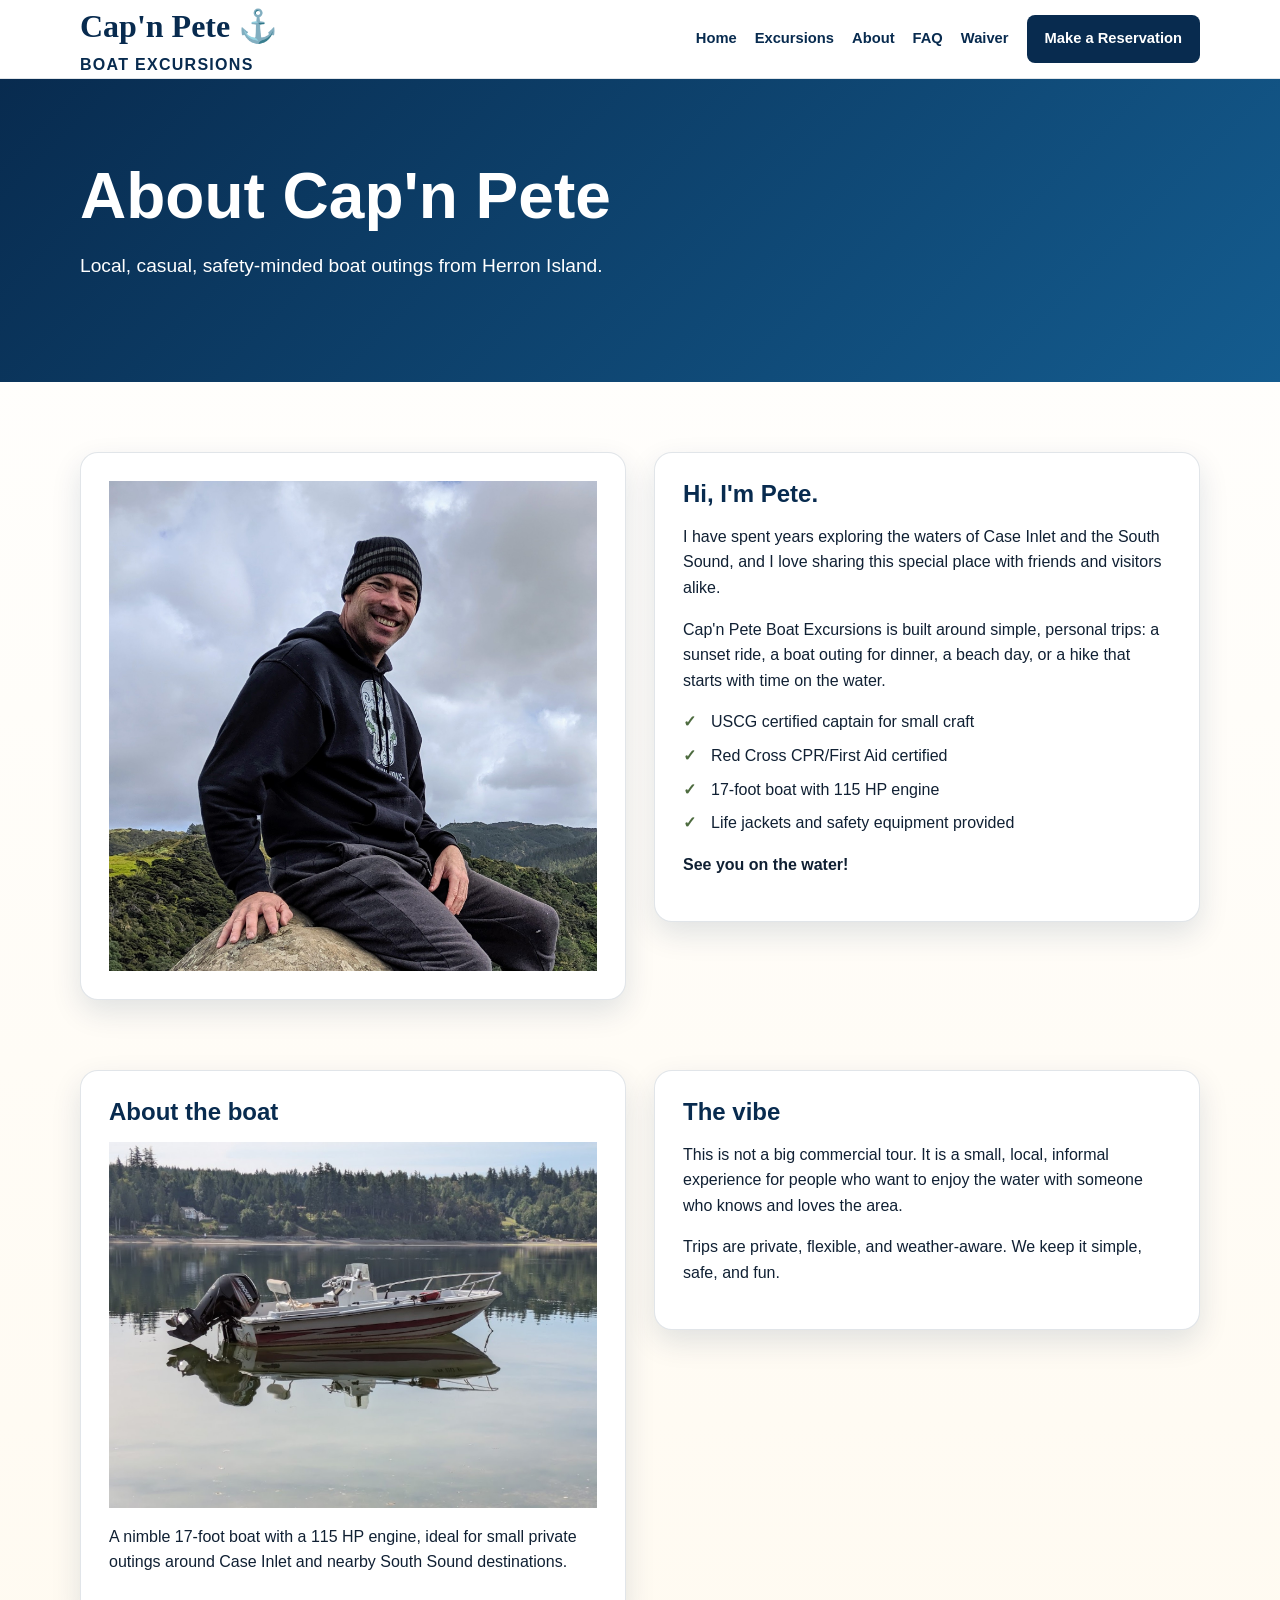
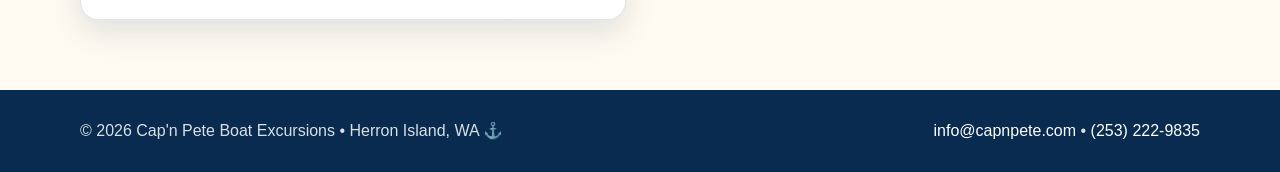
<file: about.html>
<!doctype html><html lang="en"><head>
    <link rel="icon" href="images/favicon.png">
    <meta charset="utf-8"><meta name="viewport" content="width=device-width, initial-scale=1"><title>About Cap'n Pete</title><link rel="stylesheet" href="styles.css"></head><body>
<header class="site-header">
    <div class="container nav">
        <a class="logo" href="index.html"><span>Cap'n Pete ⚓</span>Boat Excursions</a><nav class="nav-links"><a href="index.html">Home</a><a href="excursions.html">Excursions</a><a href="about.html">About</a><a href="faq.html">FAQ</a><a href="waiver.html">Waiver</a><a href="contact.html" class="button">Make a Reservation</a></nav></div></header>
<main><section class="page-hero"><div class="container"><h1>About Cap'n Pete</h1><p>Local, casual, safety-minded boat outings from Herron Island.</p></div></section>
<section class="section"><div class="container two-col"><div class="panel"><img src="images/captain-pete.png" alt="Cap'n Pete smiling on a deck"></div><div class="panel"><h2>Hi, I'm Pete.</h2><p>I have spent years exploring the waters of Case Inlet and the South Sound, and I love sharing this special place with friends and visitors alike.</p><p>Cap'n Pete Boat Excursions is built around simple, personal trips: a sunset ride, a boat outing for dinner, a beach day, or a hike that starts with time on the water.</p><ul class="check"><li>USCG certified captain for small craft</li><li>Red Cross CPR/First Aid certified</li><li>17-foot boat with 115 HP engine</li><li>Life jackets and safety equipment provided</li></ul><p><strong>See you on the water!</strong></p></div></div></section>
<section class="section" style="padding-top:0"><div class="container two-col"><div class="panel"><h2>About the boat</h2><img src="images/boat-profile.png" alt="17-foot boat on calm water"><p>A nimble 17-foot boat with a 115 HP engine, ideal for small private outings around Case Inlet and nearby South Sound destinations.</p></div><div class="panel"><h2>The vibe</h2><p>This is not a big commercial tour. It is a small, local, informal experience for people who want to enjoy the water with someone who knows and loves the area.</p><p>Trips are private, flexible, and weather-aware. We keep it simple, safe, and fun.</p></div></div></section>
</main>
<footer class="footer">
    <div class="container footer-inner">
        <div>© 2026 Cap'n Pete Boat Excursions • Herron Island, WA <a class="plainlink" href="admin.html">⚓</a></div>
        <div><a href="mailto:info@capnpete.com">info@capnpete.com</a> • <a href="tel:12532229835">(253) 222-9835</a></div>
    </div>
</footer>
</body></html>
</file>
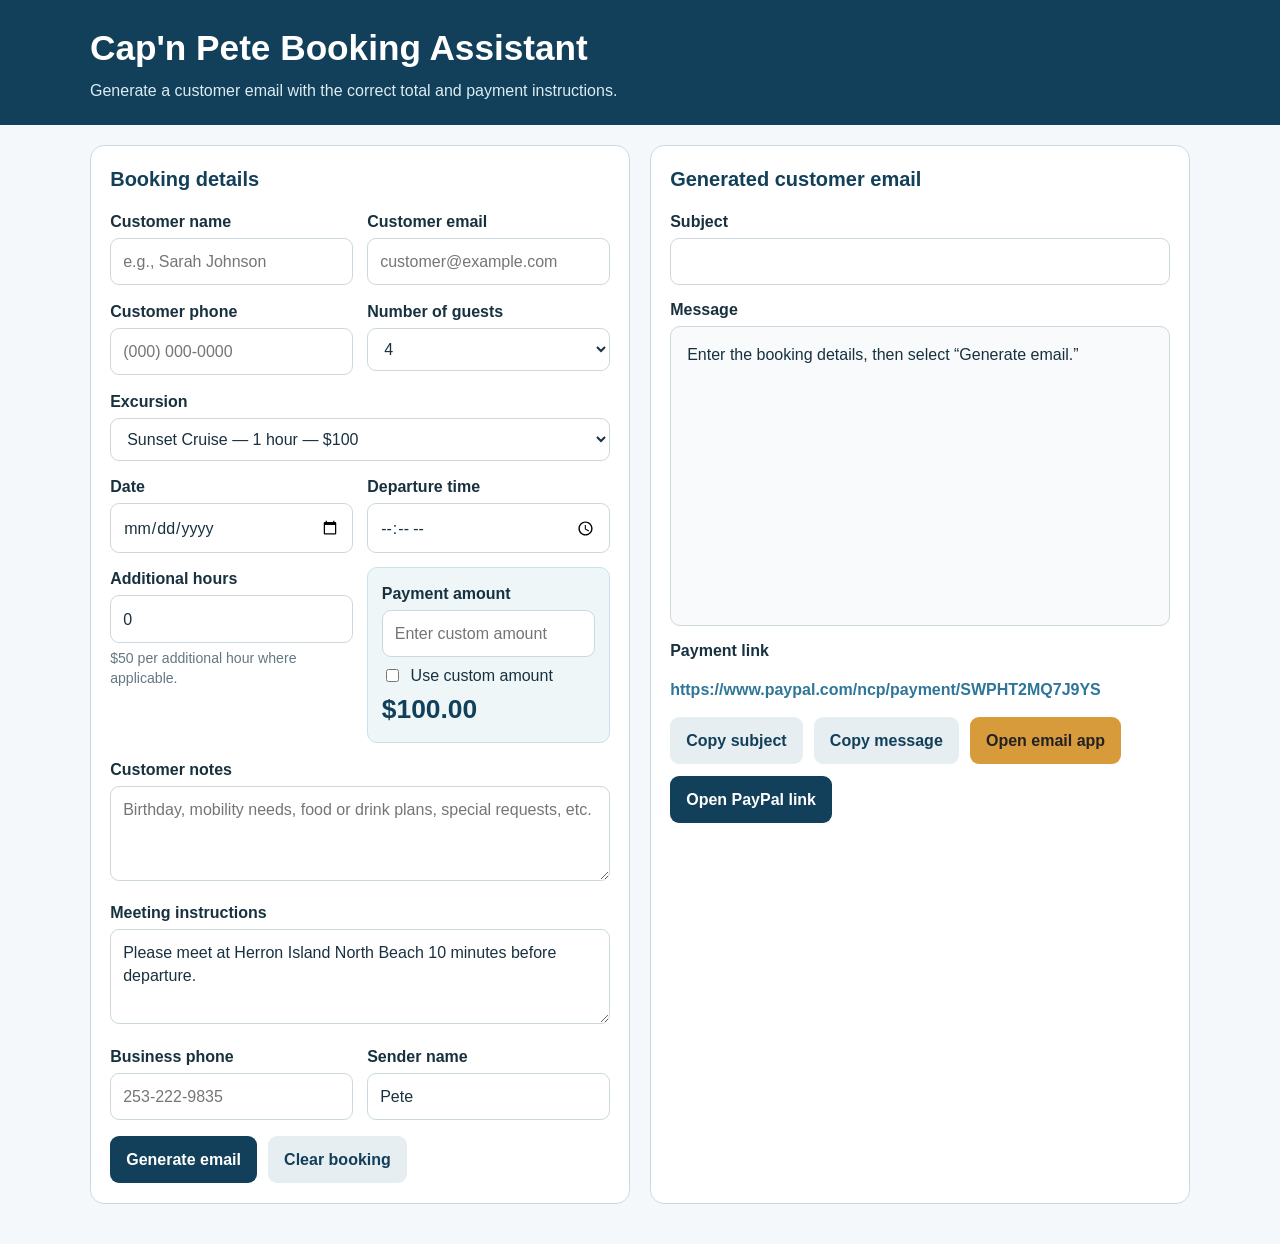
<file: admin.html>
<!doctype html>
<html lang="en">
<head>
<meta charset="utf-8">
<meta name="viewport" content="width=device-width, initial-scale=1">
<title>Cap'n Pete Booking Assistant</title>
<link rel="stylesheet" href="admin.css">
</head>
<body>
<header><div class="wrap"><h1>Cap'n Pete Booking Assistant</h1><p>Generate a customer email with the correct total and payment instructions.</p></div></header>
<main>
<section class="panel">
<h2>Booking details</h2>
<div class="grid">
<div><label for="customerName">Customer name</label><input id="customerName" placeholder="e.g., Sarah Johnson"></div>
<div><label for="customerEmail">Customer email</label><input id="customerEmail" type="email" placeholder="customer@example.com"></div>
<div><label for="customerPhone">Customer phone</label><input id="customerPhone" type="tel" placeholder="(000) 000-0000"></div>
<div><label for="guestCount">Number of guests</label><select id="guestCount"><option>1</option><option>2</option><option>3</option><option selected>4</option></select></div>
<div class="full"><label for="excursion">Excursion</label><select id="excursion">
<option value="Sunset Cruise">Sunset Cruise — 1 hour — $100</option>
<option value="Warm Beach Outing">Warm Beach Outing — 2 hours — $150</option>
<option value="Dinner in Allyn">Trip to Allyn — 2.5 hours — $200</option>
<option value="Harstine Island Hiking Trip">Hiking Excursion — 2 hours — $150</option>
<option value="Custom Trip">Custom Trip</option>
</select></div>
<div><label for="tripDate">Date</label><input id="tripDate" type="date"></div>
<div><label for="tripTime">Departure time</label><input id="tripTime" type="time"></div>
<div><label for="additionalHours">Additional hours</label><input id="additionalHours" type="number" min="0" step="1" value="0"><p class="help">$50 per additional hour where applicable.</p></div>
<div class="amount-box"><label for="customAmount">Payment amount</label><input id="customAmount" type="number" min="0" step="0.01" placeholder="Enter custom amount">
<div class="check-row"><input id="useCustomAmount" type="checkbox"><label for="useCustomAmount">Use custom amount</label></div><div class="amount-total" id="amountDisplay">$100.00</div></div>
<div class="full"><label for="customerNotes">Customer notes</label><textarea id="customerNotes" placeholder="Birthday, mobility needs, food or drink plans, special requests, etc."></textarea></div>

<div class="full"><label for="meetingInstructions">Meeting instructions</label><textarea id="meetingInstructions">Please meet at Herron Island North Beach 10 minutes before departure.</textarea></div>
<div><label for="businessPhone">Business phone</label><input id="businessPhone" placeholder="253-222-9835"></div>
<div><label for="senderName">Sender name</label><input id="senderName" value="Pete"></div>
</div>
<div class="button-row"><button class="primary" id="generateButton" type="button">Generate email</button><button class="secondary" id="resetButton" type="button">Clear booking</button></div>
</section>
<section class="panel">
<h2>Generated customer email</h2>
<label for="subjectOutput">Subject</label><input id="subjectOutput" readonly>
<div style="height:.8rem"></div>
<label>Message</label><div id="emailOutput" class="output">Enter the booking details, then select “Generate email.”</div>
<div style="height:.8rem"></div>
<label>Payment link</label><p id="paypalOutput" class="paypal-link">https://www.paypal.com/ncp/payment/SWPHT2MQ7J9YS</p>
<div class="button-row"><button class="secondary" id="copySubjectButton" type="button">Copy subject</button><button class="secondary" id="copyMessageButton" type="button">Copy message</button><a class="button-link accent" id="openEmailButton" href="#">Open email app</a><a class="button-link primary" id="openPayPalButton" href="https://www.paypal.com/ncp/payment/SWPHT2MQ7J9YS" target="_blank" rel="noopener">Open PayPal link</a></div>
<p class="status" id="status"></p>
</section>
</main>
<script src="admin.js"></script>
</body>
</html>
</file>
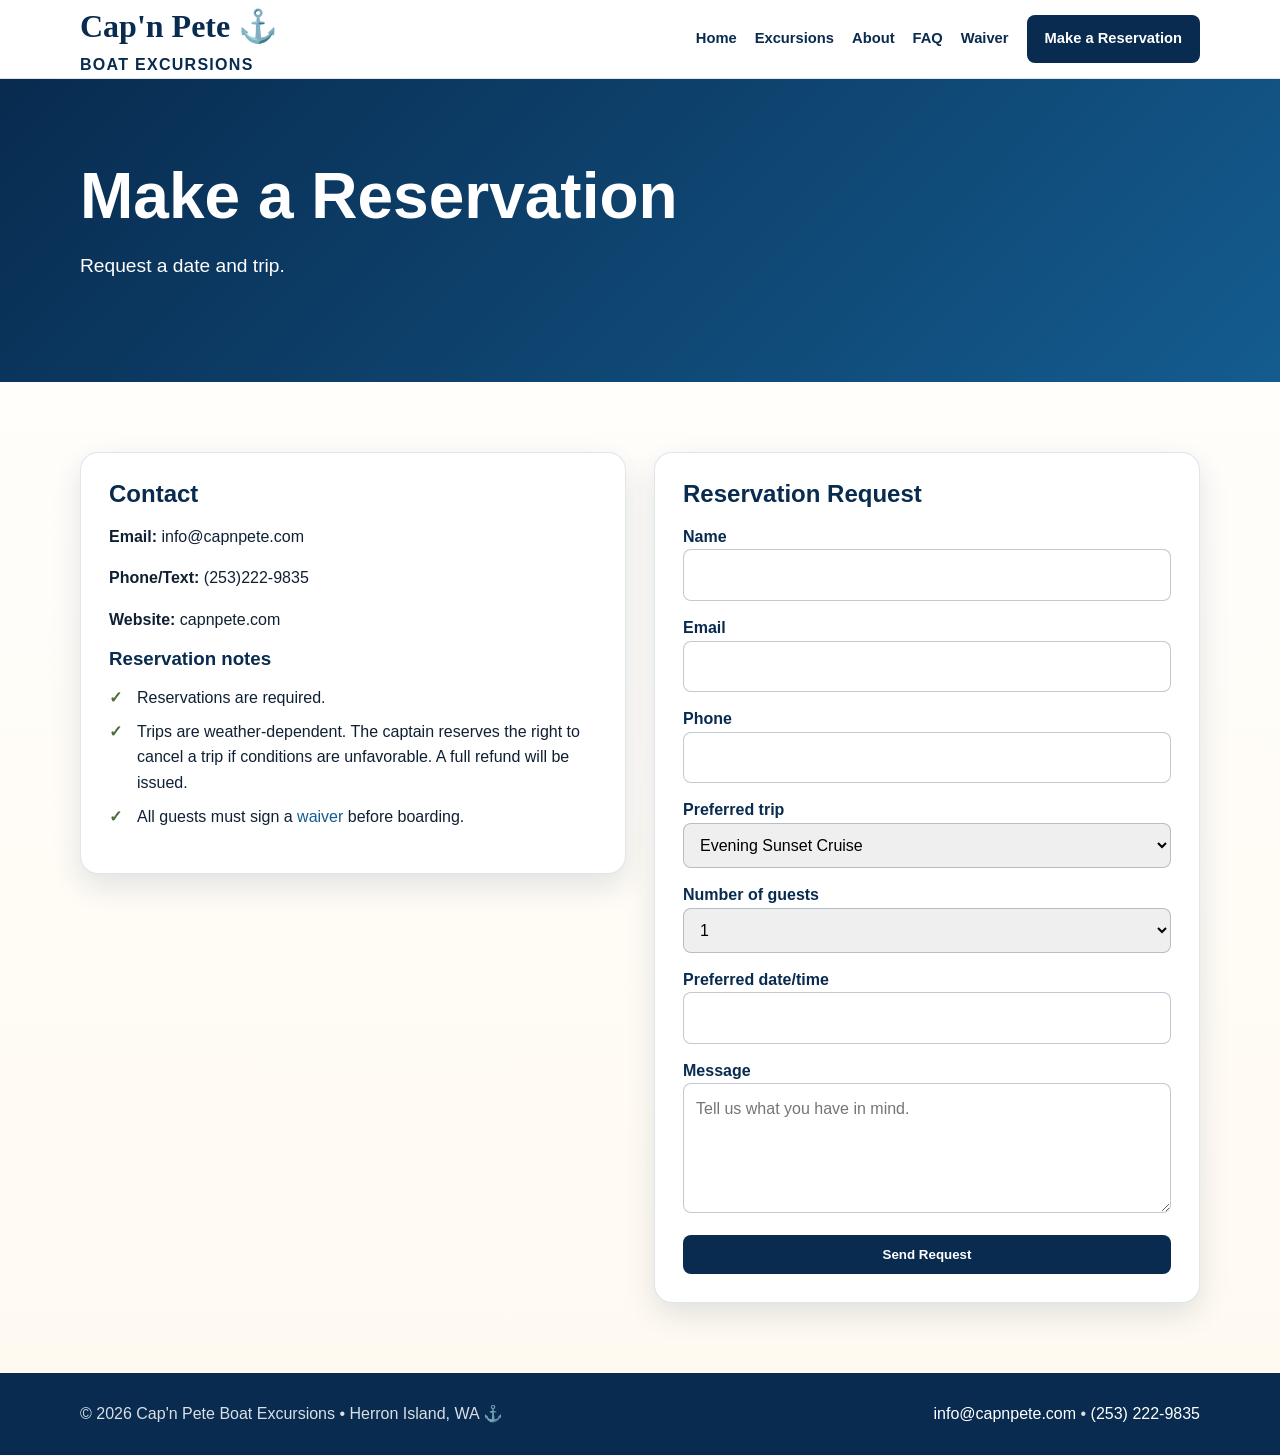
<file: contact.html>
<!doctype html><html lang="en"><head>
    <link rel="icon" href="images/favicon.png">
    <meta charset="utf-8"><meta name="viewport" content="width=device-width, initial-scale=1"><title>Reservations | Cap'n Pete</title><link rel="stylesheet" href="styles.css"></head><body>
<header class="site-header"><div class="container nav"><a class="logo" href="index.html"><span>Cap'n Pete ⚓</span>Boat Excursions</a><nav class="nav-links"><a href="index.html">Home</a><a href="excursions.html">Excursions</a><a href="about.html">About</a><a href="faq.html">FAQ</a><a href="waiver.html">Waiver</a><a href="contact.html" class="button">Make a Reservation</a></nav></div></header>
<main><section class="page-hero"><div class="container"><h1>Make a Reservation</h1><p>Request a date and trip.</p></div></section>
<section class="section"><div class="container two-col"><div class="panel"><h2>Contact</h2><p><strong>Email:</strong> info@capnpete.com</p><p><strong>Phone/Text:</strong> (253)222-9835</p><p><strong>Website:</strong> capnpete.com</p>
    <h3>Reservation notes</h3><ul class="check"><li>Reservations are required.</li>
        <li>Trips are weather-dependent. The captain reserves the right to cancel a trip if conditions
            are unfavorable. A full refund will be issued.</li>
        </li>
        <li>All guests must sign a <a href="waiver.html">waiver</a> before boarding.</li></ul></div>
<div class="panel">
    <h2>Reservation Request</h2><form action="https://formspree.io/f/xaqgkpkg" method="POST"><div>
        <label for="name">Name</label><input id="name" name="name" required></div><div>
            <label for="email">Email</label><input id="email" type="email" name="email" required></div>
            <div><label for="phone">Phone</label><input id="phone" name="phone"></div>
            <div><label for="trip">Preferred trip</label><select id="trip" name="trip"><option>Evening Sunset Cruise</option><option>Outing to Warm Beach</option><option>Dinner in Allyn</option><option>Hiking Adventure</option><option>Custom / not sure yet</option></select></div><div><label for="guests">Number of guests</label><select id="guests" name="guests"><option>1</option><option>2</option><option>3</option><option>4</option></select></div><div><label for="date">Preferred date/time</label><input id="date" name="preferred_date_time"></div><div><label for="message">Message</label><textarea id="message" name="message" placeholder="Tell us what you have in mind."></textarea></div><button type="submit">Send Request</button></form></div></div></section></main>
            <footer class="footer"><div class="container footer-inner"><div>© 2026 Cap'n Pete Boat Excursions • Herron Island, WA <a class="plainlink" href="admin.html">⚓</a></div><div><a href="mailto:info@capnpete.com">info@capnpete.com</a> • <a href="tel:12532229835">(253) 222-9835</a></div></div></footer>
        </body></html>
</file>
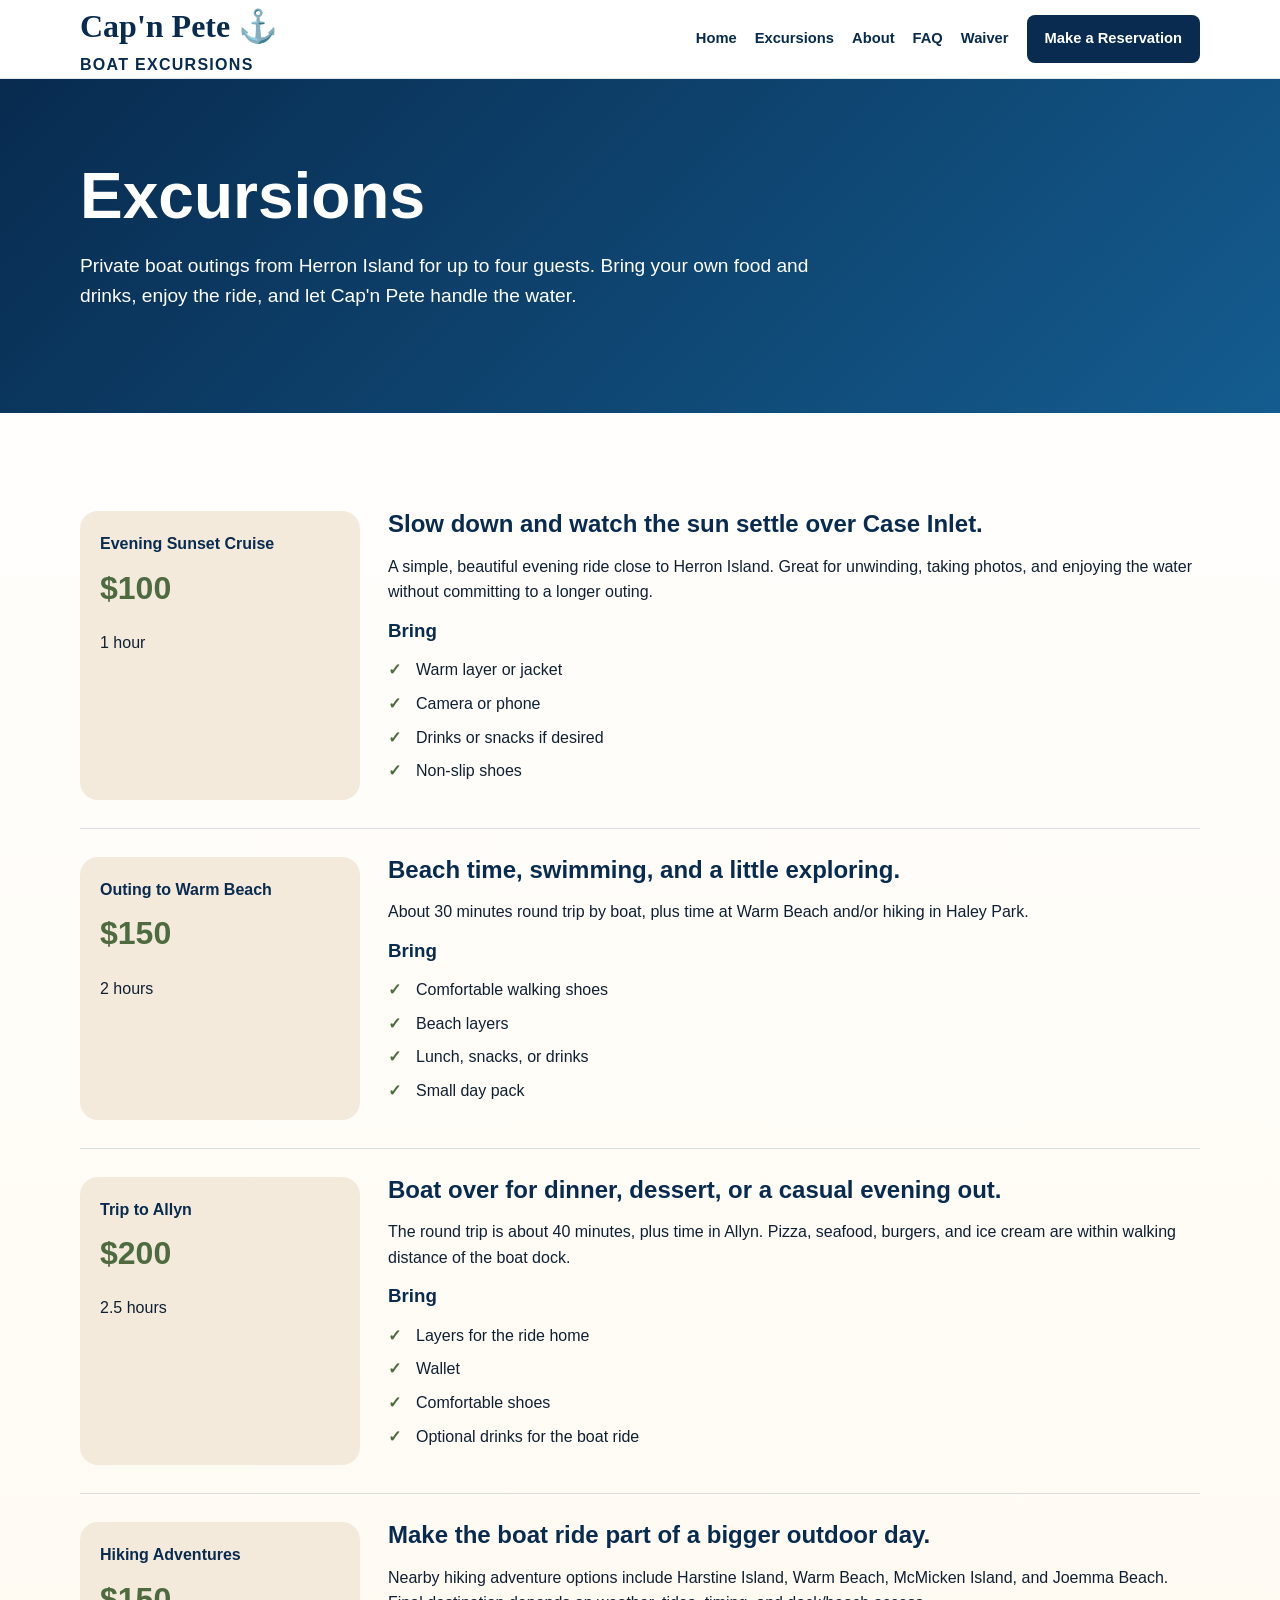
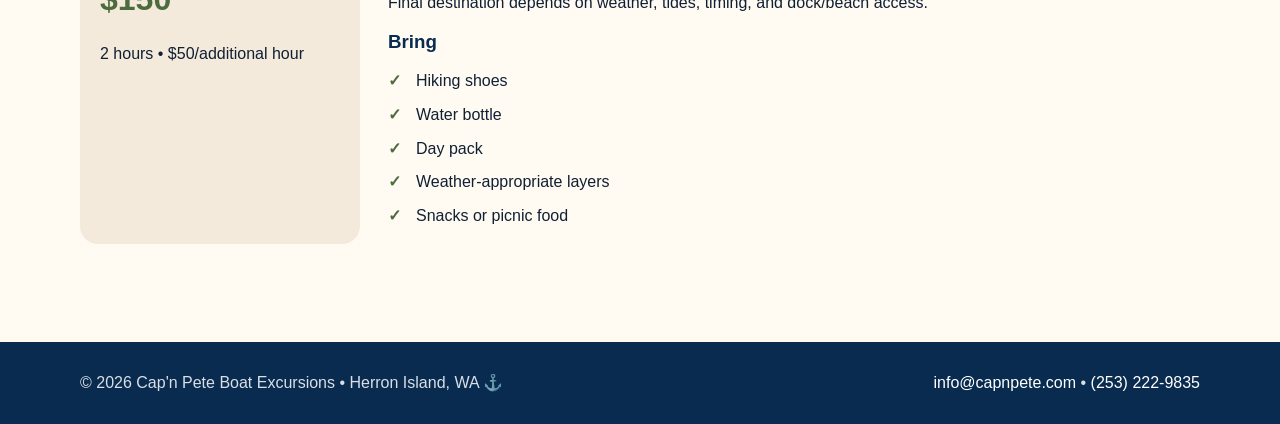
<file: excursions.html>
<!doctype html><html lang="en"><head>
  <link rel="icon" href="images/favicon.png">
  <meta charset="utf-8"><meta name="viewport" content="width=device-width, initial-scale=1">
  <title>Excursions | Cap'n Pete</title><link rel="stylesheet" href="styles.css">
</head>
<body>
<header class="site-header"><div class="container nav">
  <a class="logo" href="index.html"><span>Cap'n Pete ⚓</span>Boat Excursions</a>
  <nav class="nav-links"><a href="index.html">Home</a><a href="excursions.html">Excursions</a><a href="about.html">About</a><a href="faq.html">FAQ</a><a href="waiver.html">Waiver</a><a href="contact.html" class="button">Make a Reservation</a></nav></div></header>
<main><section class="page-hero"><div class="container"><h1>Excursions</h1><p>Private boat outings from Herron Island for up to four guests. Bring your own food and drinks, enjoy the ride, and let Cap'n Pete handle the water.</p></div></section>
<section class="section"><div class="container">
  <div class="excursion-detail"><div class="meta">
    <strong>Evening Sunset Cruise</strong>
    <div class="price">$100</div>
    <p>1 hour</p></div><div><h2>Slow down and watch the sun settle over Case Inlet.</h2><p>A simple, beautiful evening ride close to Herron Island. Great for unwinding, taking photos, and enjoying the water without committing to a longer outing.</p><h3>Bring</h3><ul class="check"><li>Warm layer or jacket</li><li>Camera or phone</li><li>Drinks or snacks if desired</li><li>Non-slip shoes</li></ul></div></div>
  <div class="excursion-detail"><div class="meta">
    <strong>Outing to Warm Beach</strong>
    <div class="price">$150</div>
    <p>2 hours</p></div><div><h2>Beach time, swimming, and a little exploring.</h2><p>About 30 minutes round trip by boat, plus time at Warm Beach and/or hiking in Haley Park.</p><h3>Bring</h3><ul class="check"><li>Comfortable walking shoes</li><li>Beach layers</li><li>Lunch, snacks, or drinks</li><li>Small day pack</li></ul></div></div>
  <div class="excursion-detail"><div class="meta">
    <strong>Trip to Allyn</strong>
    <div class="price">$200</div>
    <p>2.5 hours</p></div>
    <div><h2>Boat over for dinner, dessert, or a casual evening out.</h2><p>The round trip is about 40 minutes, plus time in Allyn. Pizza, seafood, burgers, and ice cream are within walking distance of the boat dock.</p><h3>Bring</h3><ul class="check"><li>Layers for the ride home</li><li>Wallet</li><li>Comfortable shoes</li><li>Optional drinks for the boat ride</li></ul></div></div>
  <div class="excursion-detail"><div class="meta">
    <strong>Hiking Adventures</strong>
    <div class="price">$150</div>
    <p>2 hours • $50/additional hour</p></div><div><h2>Make the boat ride part of a bigger outdoor day.</h2><p>Nearby hiking adventure options include Harstine Island, Warm Beach, McMicken Island, and Joemma Beach. Final destination depends on weather, tides, timing, and dock/beach access.</p><h3>Bring</h3><ul class="check"><li>Hiking shoes</li><li>Water bottle</li><li>Day pack</li><li>Weather-appropriate layers</li><li>Snacks or picnic food</li></ul></div></div>
</div></section></main>
<footer class="footer"><div class="container footer-inner"><div>© 2026 Cap'n Pete Boat Excursions • Herron Island, WA <a class="plainlink" href="admin.html">⚓</a></div><div><a href="mailto:info@capnpete.com">info@capnpete.com</a> • <a href="tel:12532229835">(253) 222-9835</a></div></div></footer>
</body></html>
</file>
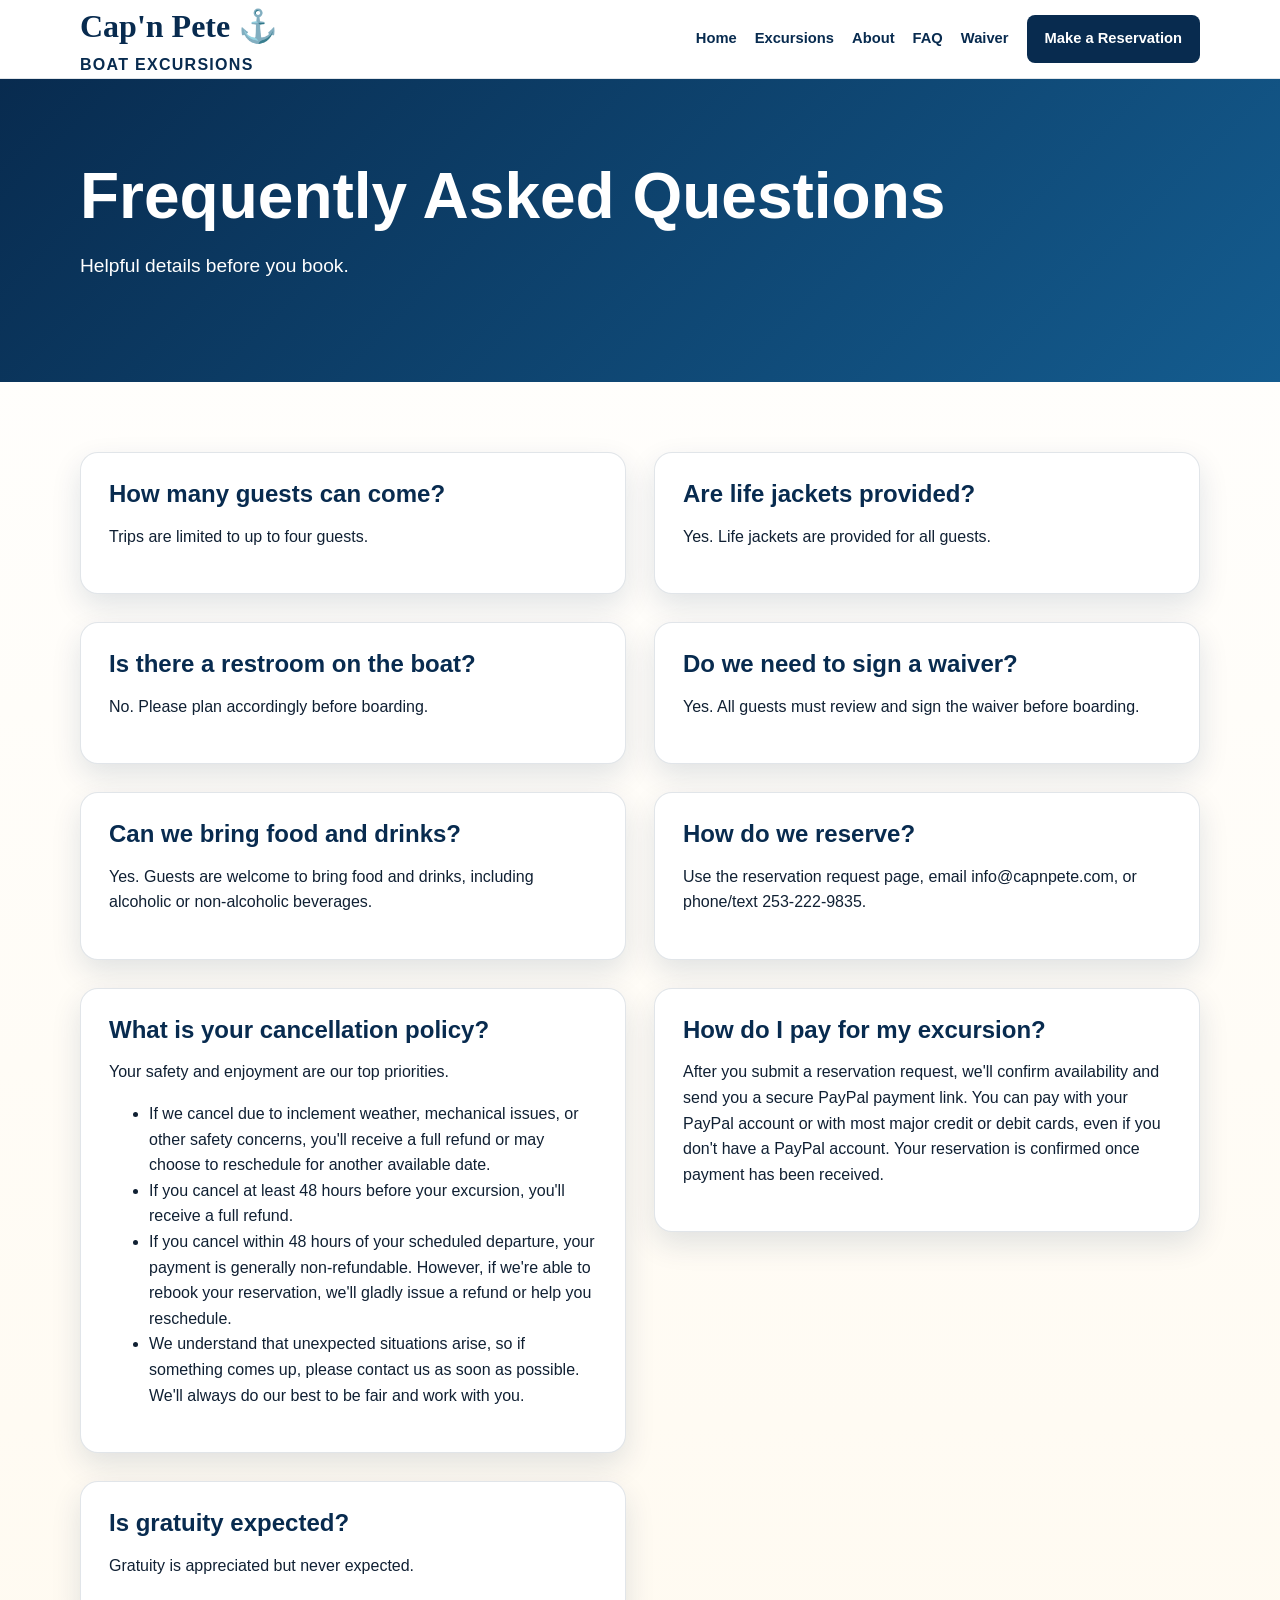
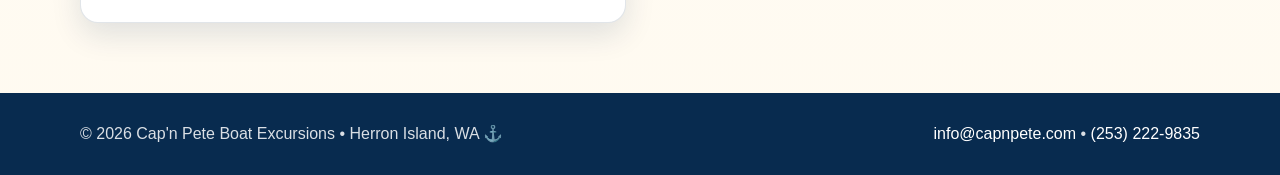
<file: faq.html>
<!doctype html><html lang="en"><head>
    <link rel="icon" href="images/favicon.png">
    <meta charset="utf-8"><meta name="viewport" content="width=device-width, initial-scale=1"><title>FAQ | Cap'n Pete</title><link rel="stylesheet" href="styles.css"></head><body>
<header class="site-header">
    <div class="container nav"><a class="logo" href="index.html">
        <span>Cap'n Pete ⚓</span>Boat Excursions</a><nav class="nav-links">
            <a href="index.html">Home</a><a href="excursions.html">Excursions</a>
            <a href="about.html">About</a><a href="faq.html">FAQ</a><a href="waiver.html">Waiver</a>
            <a href="contact.html" class="button">Make a Reservation</a></nav>
    </div>
</header>
<main>
    <section class="page-hero">
        <div class="container">
            <h1>Frequently Asked Questions</h1>
            <p>Helpful details before you book.</p>
        </div>
    </section>

<section class="section">
    <div class="container two-col">
        <div class="panel"><h2>How many guests can come?</h2>
            <p>Trips are limited to up to four guests.</p></div>
        <div class="panel"><h2>Are life jackets provided?</h2>
            <p>Yes. Life jackets are provided for all guests.</p></div>
        <div class="panel"><h2>Is there a restroom on the boat?</h2>
            <p>No. Please plan accordingly before boarding.</p></div>
        <div class="panel"><h2>Do we need to sign a waiver?</h2>
                <p>Yes. All guests must review and sign the waiver before boarding.</p></div>       
        <div class="panel"><h2>Can we bring food and drinks?</h2>
            <p>Yes. Guests are welcome to bring food and drinks, including alcoholic or 
                non-alcoholic beverages.</p></div>        
        <div class="panel"><h2>How do we reserve?</h2>
            <p>Use the reservation request page, email info@capnpete.com, or phone/text 253-222-9835.</p></div>
        <div class="panel"><h2>What is your cancellation policy?</h2>
            <p>Your safety and enjoyment are our top priorities.</p>
            <ul>
                <li>If we cancel due to inclement weather, mechanical issues, or other safety concerns, you'll receive a full refund or may choose to reschedule for another available date.</li>
                <li>If you cancel at least 48 hours before your excursion, you'll receive a full refund.</li>
                <li>If you cancel within 48 hours of your scheduled departure, your payment is generally non-refundable. However, if we're able to rebook your reservation, we'll gladly issue a refund or help you reschedule.</li>
                <li>We understand that unexpected situations arise, so if something comes up, please contact us as soon as possible. We'll always do our best to be fair and work with you.</li>
            </ul></div>
        <div class="panel"><h2>How do I pay for my excursion?</h2>
            <p>After you submit a reservation request, we'll confirm availability and send you a secure PayPal payment link. You can pay with your PayPal account or with most major credit or debit cards, even if you don't have a PayPal account.
            Your reservation is confirmed once payment has been received.</p></div> 
        <div class="panel"><h2>Is gratuity expected?</h2>
            <p>Gratuity is appreciated but never expected.</p></div>

    </div>
</section>

</section></main>
<footer class="footer"><div class="container footer-inner"><div>© 2026 Cap'n Pete Boat Excursions • Herron Island, WA <a class="plainlink" href="admin.html">⚓</a></div><div><a href="mailto:info@capnpete.com">info@capnpete.com</a> • <a href="tel:12532229835">(253) 222-9835</a></div></div></footer>
</body></html>
</file>
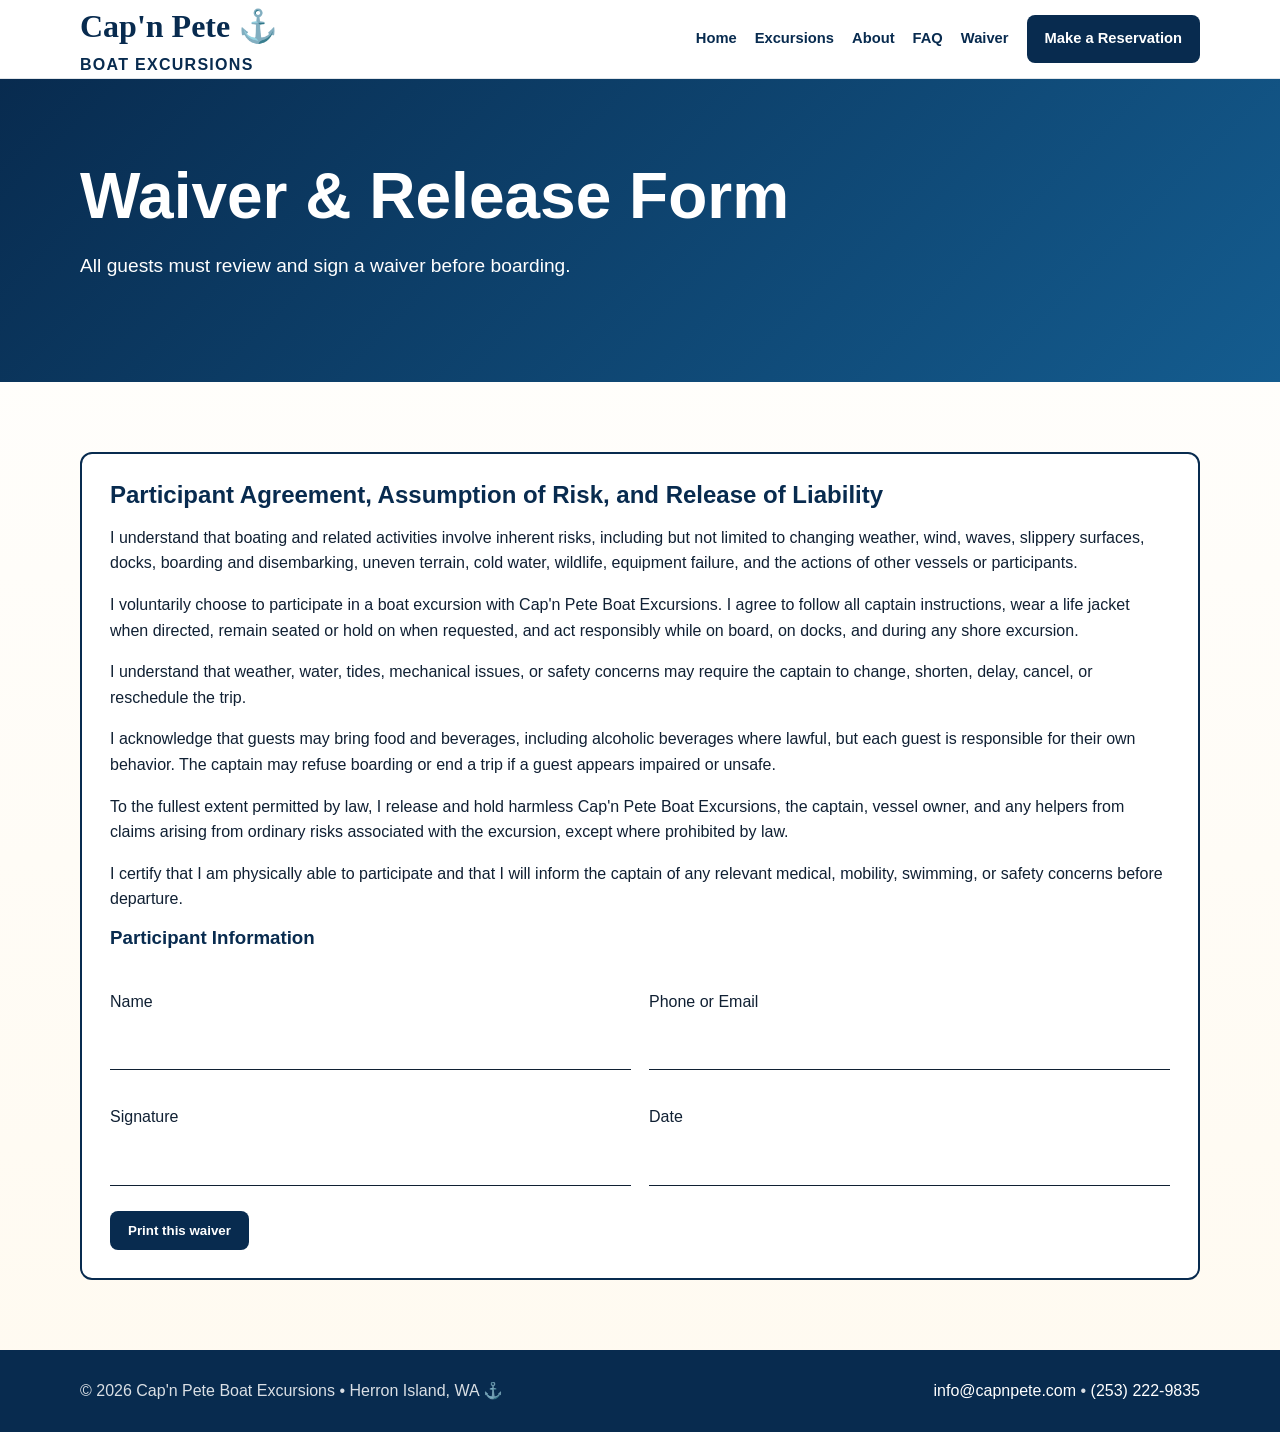
<file: waiver.html>
<!doctype html><html lang="en"><head>
    <link rel="icon" href="images/favicon.png">
    <meta charset="utf-8"><meta name="viewport" content="width=device-width, initial-scale=1"><title>Waiver | Cap'n Pete</title><link rel="stylesheet" href="styles.css"></head><body>
<header class="site-header"><div class="container nav"><a class="logo" href="index.html"><span>Cap'n Pete ⚓</span>Boat Excursions</a><nav class="nav-links"><a href="index.html">Home</a><a href="excursions.html">Excursions</a><a href="about.html">About</a><a href="faq.html">FAQ</a><a href="waiver.html">Waiver</a><a href="contact.html" class="button">Make a Reservation</a></nav></div></header>
<main><section class="page-hero"><div class="container"><h1>Waiver & Release Form</h1><p>All guests must review and sign a waiver before boarding.</p></div></section>
<section class="section"><div class="container">
<div class="waiver-box">
<h2>Participant Agreement, Assumption of Risk, and Release of Liability</h2>
<p>I understand that boating and related activities involve inherent risks, including but not limited to changing weather, wind, waves, slippery surfaces, docks, boarding and disembarking, uneven terrain, cold water, wildlife, equipment failure, and the actions of other vessels or participants.</p>
<p>I voluntarily choose to participate in a boat excursion with Cap'n Pete Boat Excursions. I agree to follow all captain instructions, wear a life jacket when directed, remain seated or hold on when requested, and act responsibly while on board, on docks, and during any shore excursion.</p>
<p>I understand that weather, water, tides, mechanical issues, or safety concerns may require the captain to change, shorten, delay, cancel, or reschedule the trip.</p>
<p>I acknowledge that guests may bring food and beverages, including alcoholic beverages where lawful, but each guest is responsible for their own behavior. The captain may refuse boarding or end a trip if a guest appears impaired or unsafe.</p>
<p>To the fullest extent permitted by law, I release and hold harmless Cap'n Pete Boat Excursions, the captain, vessel owner, and any helpers from claims arising from ordinary risks associated with the excursion, except where prohibited by law.</p>
<p>I certify that I am physically able to participate and that I will inform the captain of any relevant medical, mobility, swimming, or safety concerns before departure.</p>
<h3>Participant Information</h3>
<div class="signature-grid"><div><p>Name</p><div class="signature-line"></div></div><div><p>Phone or Email</p><div class="signature-line"></div></div><div><p>Signature</p><div class="signature-line"></div></div><div><p>Date</p><div class="signature-line"></div></div></div>
<br><button class="no-print" onclick="window.print()">Print this waiver</button>
</div></div></section></main>
<footer class="footer"><div class="container footer-inner"><div>© 2026 Cap'n Pete Boat Excursions • Herron Island, WA <a class="plainlink" href="admin.html">⚓</a></div><div><a href="mailto:info@capnpete.com">info@capnpete.com</a> • <a href="tel:12532229835">(253) 222-9835</a></div></div></footer>
</body></html>
</file>
<file: styles.css>
:root {
  --navy: #082b4f;
  --blue: #145c8f;
  --sky: #dbeefb;
  --cream: #fffaf0;
  --sand: #f3eadc;
  --green: #4d6b3f;
  --gold: #e7b54b;
  --ink: #102033;
  --muted: #5d6b78;
  --white: #ffffff;
  --shadow: 0 12px 30px rgba(8, 43, 79, 0.12);
  --radius: 18px;
}

* { box-sizing: border-box; }
html { scroll-behavior: smooth; }
body {
  margin: 0;
  font-family: Arial, Helvetica, sans-serif;
  color: var(--ink);
  background: linear-gradient(180deg, #fff 0%, var(--cream) 100%);
  line-height: 1.6;
}
img { max-width: 100%; display: block; }
a { color: var(--blue); text-decoration: none; }
a:hover { text-decoration: underline; }
.container { width: min(1120px, calc(100% - 32px)); margin: 0 auto; }

.plainlink,
.plainlink:link,
.plainlink:visited,
.plainlink:hover,
.plainlink:active,
.plainlink:focus {
    color: inherit;
    text-decoration: none;
    cursor: default;
}
.site-header {
  position: sticky;
  top: 0;
  z-index: 10;
  background: rgba(255,255,255,.95);
  backdrop-filter: blur(10px);
  border-bottom: 1px solid rgba(8,43,79,.12);
}
.nav {
  min-height: 78px;
  display: flex;
  justify-content: space-between;
  align-items: center;
  gap: 24px;
}
.logo { color: var(--navy); font-weight: 800; letter-spacing: .08em; text-transform: uppercase; }
.logo span { display: block; font-family: Georgia, serif; font-size: 2rem; letter-spacing: 0; text-transform: none; }
.nav-links { display: flex; gap: 18px; align-items: center; flex-wrap: wrap; justify-content: flex-end; }
.nav-links a { color: var(--navy); font-weight: 700; font-size: .92rem; }
.button, button {
  display: inline-block;
  background: var(--navy);
  color: var(--white) !important;
  border: 0;
  padding: 12px 18px;
  border-radius: 8px;
  font-weight: 800;
  cursor: pointer;
  text-decoration: none !important;
}
.button.secondary { background: var(--green); }
.button.light { background: var(--white); color: var(--navy) !important; }

.hero {
  min-height: 620px;
  display: flex;
  align-items: center;
  background-image: linear-gradient(90deg, rgba(8,43,79,.78) 0%, rgba(8,43,79,.42) 45%, rgba(8,43,79,.08) 100%), url('images/hero-boat.png');
  background-size: cover;
  background-position: center;
  color: white;
}
.hero-card { max-width: 620px; padding: 72px 0; }
.eyebrow { color: var(--gold); text-transform: uppercase; font-weight: 900; letter-spacing: .14em; }
h1, h2, h3 { line-height: 1.1; color: var(--navy); margin: 0 0 16px; }
.hero h1 { color: white; font-size: clamp(3rem, 7vw, 6.4rem); letter-spacing: -0.05em; }
.hero .script { color: var(--gold); font-family: Georgia, serif; font-style: italic; font-size: clamp(2rem, 4vw, 3.2rem); margin-top: -10px; }
.hero p { font-size: 1.25rem; max-width: 520px; }
.hero-actions { display: flex; gap: 12px; flex-wrap: wrap; margin-top: 28px; }

.band { background: var(--navy); color: white; padding: 24px 0; }
.feature-grid { display: grid; grid-template-columns: repeat(4, 1fr); gap: 18px; }
.feature { display: flex; gap: 12px; align-items: flex-start; }
.icon { font-size: 2rem; }
.feature strong { display: block; }
.feature p { margin: 0; color: rgba(255,255,255,.85); }

.section { padding: 70px 0; }
.section-title { text-align: center; margin-bottom: 34px; }
.section-title h2 { font-size: clamp(2rem, 4vw, 3rem); }
.section-title p { color: var(--muted); margin: 0 auto; max-width: 720px; }

.cards { display: grid; grid-template-columns: repeat(4, 1fr); gap: 18px; }
.card {
  background: white;
  border: 1px solid rgba(8,43,79,.12);
  border-radius: var(--radius);
  box-shadow: var(--shadow);
  overflow: hidden;
}
.card-body { padding: 22px; }
.card h3 { font-size: 1.25rem; }
.price { font-size: 2rem; font-weight: 900; color: var(--green); margin: 6px 0; }
.small { color: var(--muted); font-size: .95rem; }
.badge { display: inline-block; padding: 4px 10px; border-radius: 999px; background: var(--sky); color: var(--navy); font-weight: 800; font-size: .8rem; }

.two-col { display: grid; grid-template-columns: 1fr 1fr; gap: 28px; align-items: start; }
.panel { background: white; border: 1px solid rgba(8,43,79,.12); border-radius: var(--radius); padding: 28px; box-shadow: var(--shadow); }
ul.check { padding: 0; list-style: none; }
ul.check li { margin: 8px 0; padding-left: 28px; position: relative; }
ul.check li::before { content: '✓'; position: absolute; left: 0; color: var(--green); font-weight: 900; }

.page-hero { background: linear-gradient(135deg, var(--navy), var(--blue)); color: white; padding: 82px 0; }
.page-hero h1 { color: white; font-size: clamp(2.5rem, 5vw, 4rem); }
.page-hero p { max-width: 760px; font-size: 1.2rem; }

.excursion-detail { display: grid; grid-template-columns: 280px 1fr; gap: 28px; padding: 28px 0; border-bottom: 1px solid rgba(8,43,79,.15); }
.excursion-detail:last-child { border-bottom: 0; }
.meta { background: var(--sand); border-radius: var(--radius); padding: 20px; }
.meta strong { display: block; color: var(--navy); }

form { display: grid; gap: 14px; }
label { font-weight: 800; color: var(--navy); }
input, textarea, select {
  width: 100%; padding: 12px; border-radius: 8px; border: 1px solid rgba(8,43,79,.25); font: inherit;
}
textarea { min-height: 130px; }
.notice { background: var(--sky); border-left: 6px solid var(--blue); padding: 16px; border-radius: 10px; }
.waiver-box { background: #fff; border: 2px solid var(--navy); padding: 28px; border-radius: 12px; }
.signature-grid { display: grid; grid-template-columns: repeat(2, 1fr); gap: 18px; margin-top: 24px; }
.signature-line { border-bottom: 1px solid var(--ink); height: 40px; }

.footer { background: var(--navy); color: rgba(255,255,255,.85); padding: 28px 0; }
.footer a { color: white; }
.footer-inner { display: flex; justify-content: space-between; gap: 18px; flex-wrap: wrap; }

@media (max-width: 900px) {
  .feature-grid, .cards, .two-col { grid-template-columns: 1fr 1fr; }
  .excursion-detail { grid-template-columns: 1fr; }
  .hero { min-height: 560px; background-position: center; }
}
@media (max-width: 640px) {
  .nav { align-items: flex-start; flex-direction: column; padding: 16px 0; }
  .nav-links { justify-content: flex-start; gap: 12px; }
  .feature-grid, .cards, .two-col, .signature-grid { grid-template-columns: 1fr; }
  .hero h1 { font-size: 3.3rem; }
  .hero { min-height: 540px; }
}

@media print {
  .site-header, .footer, .no-print { display: none !important; }
  body { background: white; color: black; }
  .waiver-box { border: 1px solid black; box-shadow: none; }
}
</file>
<file: admin.css>
:root{--navy:#123f59;--blue:#2f7698;--light:#eef6f8;--gold:#d89b3c;--ink:#18313f;--muted:#647783;--border:#cbd9df;--white:#fff}
*{box-sizing:border-box}body{margin:0;font-family:Arial,Helvetica,sans-serif;color:var(--ink);background:#f5f8fa;line-height:1.45}
header{background:var(--navy);color:#fff;padding:1.4rem 1rem}.wrap,main{width:min(1100px,calc(100% - 2rem));margin:0 auto}
header h1{margin:0;font-size:clamp(1.5rem,3vw,2.2rem)}header p{margin:.35rem 0 0;color:#dcecf3}
main{display:grid;grid-template-columns:1fr 1fr;gap:1.25rem;padding:1.25rem 0 2.5rem}
.panel{background:#fff;border:1px solid var(--border);border-radius:14px;padding:1.2rem}
.panel h2{margin:0 0 1rem;color:var(--navy);font-size:1.25rem}.grid{display:grid;grid-template-columns:1fr 1fr;gap:.9rem}.full{grid-column:1/-1}
label{display:block;font-weight:700;margin-bottom:.3rem}input,select,textarea,button{font:inherit}
input,select,textarea{width:100%;border:1px solid var(--border);border-radius:9px;padding:.7rem .75rem;background:#fff;color:var(--ink)}
textarea{min-height:95px;resize:vertical}.help{margin:.3rem 0 0;color:var(--muted);font-size:.88rem}
.check-row{display:flex;align-items:center;gap:.55rem;margin-top:.4rem}.check-row input{width:auto}.check-row label{margin:0;font-weight:400}
.amount-box{background:var(--light);border:1px solid #c8e2eb;border-radius:10px;padding:.85rem}.amount-total{font-size:1.65rem;font-weight:700;color:var(--navy);margin-top:.2rem}
.button-row{display:flex;flex-wrap:wrap;gap:.7rem;margin-top:1rem}button,.button-link{border:0;border-radius:9px;padding:.75rem 1rem;cursor:pointer;text-decoration:none;font-weight:700;display:inline-flex;align-items:center;justify-content:center}
.primary{background:var(--navy);color:#fff}.secondary{background:#e6eef2;color:var(--navy)}.accent{background:var(--gold);color:#222}
.output{white-space:pre-wrap;background:#f8fafb;border:1px solid var(--border);border-radius:10px;padding:1rem;min-height:300px}
.paypal-link{overflow-wrap:anywhere;color:var(--blue);font-weight:700}.status{min-height:1.3rem;margin-top:.65rem;color:var(--blue);font-weight:700}
.notice{margin-top:1rem;border-left:4px solid var(--gold);background:#fff8ea;padding:.75rem .9rem;color:#59451f;font-size:.9rem}
@media(max-width:820px){main{grid-template-columns:1fr}}@media(max-width:560px){.grid{grid-template-columns:1fr}.full{grid-column:auto}}
</file>
